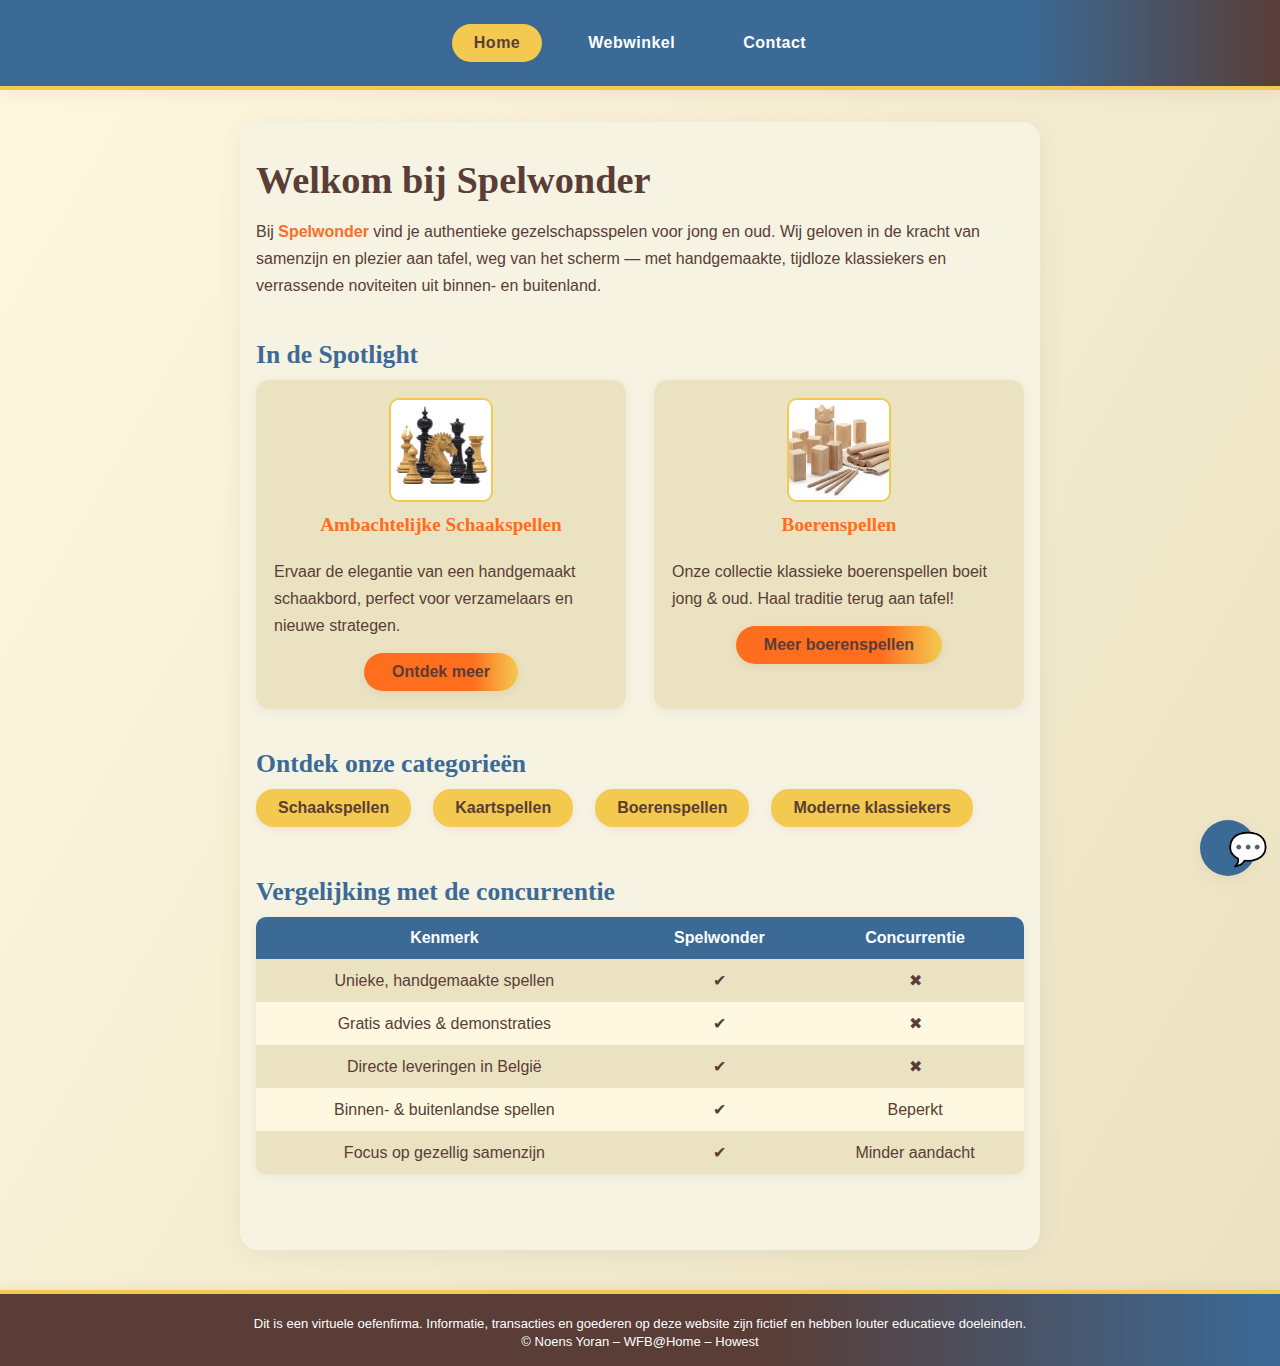
<file: index.html>
<!DOCTYPE html>
<html lang="nl">

<head>
    <meta charset="UTF-8">
    <meta name="viewport" content="width=device-width, initial-scale=1.0">
    <title>Welkom bij Spelwonder - Authentieke Gezelschapsspelen</title>
    <link rel="icon" href="../assets/favicon/favicon.ico" type="image/x-icon">
    <link rel="stylesheet" href="../css/style.css">
</head>

<body>
    <button class="chat-knop" aria-label="Start chat">
        💬
    </button>

    <div class="pagina-grid">
        <header>
            <nav>
                <ul class="navigatie">
                    <li class="active"><a href="#">Home</a></li>
                    <li><a href="webshop.html">Webwinkel</a></li>
                    <li><a href="contact.html">Contact</a></li>
                </ul>
            </nav>
        </header>

        <main>
            <section class="welkom">
                <h1>Welkom bij Spelwonder</h1>
                <p>Bij <strong>Spelwonder</strong> vind je authentieke gezelschapsspelen voor jong en oud. Wij geloven
                    in de kracht van samenzijn en plezier aan tafel, weg van het scherm — met handgemaakte, tijdloze
                    klassiekers en verrassende noviteiten uit binnen- en buitenland.</p>
            </section>
            <section class="spotlight">
                <h2>In de Spotlight</h2>
                <div class="spotlight-items">
                    <article>
                        <img src="../assets/images/spotlights/ambachtelijkeSchaakspelen.png" alt="Houten schaakspel">
                        <h3>Ambachtelijke Schaakspellen</h3>
                        <p>Ervaar de elegantie van een handgemaakt schaakbord, perfect voor verzamelaars en nieuwe
                            strategen.</p>
                        <a href="webshop.html#schaakspellen" class="button">Ontdek meer</a>
                    </article>
                    <article>
                        <img src="../assets/images/spotlights/boerenspelen.png" alt="Boerenspel">
                        <h3>Boerenspellen</h3>
                        <p>Onze collectie klassieke boerenspellen boeit jong & oud. Haal traditie terug aan tafel!</p>
                        <a href="webshop.html#boerenspellen" class="button">Meer boerenspellen</a>
                    </article>
                </div>
            </section>

            <section class="categorieen">
                <h2>Ontdek onze categorieën</h2>
                <ul class="categorie-lijst">
                    <li><a href="webshop.html#schaakspellen">Schaakspellen</a></li>
                    <li><a href="webshop.html#kaartspellen">Kaartspellen</a></li>
                    <li><a href="webshop.html#boerenspellen">Boerenspellen</a></li>
                    <li><a href="webshop.html#moderne-spellen">Moderne klassiekers</a></li>
                </ul>
            </section>

            <section class="tabel-vergelijking">
                <h2>Vergelijking met de concurrentie</h2>
                <table>
                    <thead>
                        <tr>
                            <th>Kenmerk</th>
                            <th>Spelwonder</th>
                            <th>Concurrentie</th>
                        </tr>
                    </thead>
                    <tbody>
                        <tr>
                            <td>Unieke, handgemaakte spellen</td>
                            <td>✔</td>
                            <td>✖</td>
                        </tr>
                        <tr>
                            <td>Gratis advies & demonstraties</td>
                            <td>✔</td>
                            <td>✖</td>
                        </tr>
                        <tr>
                            <td>Directe leveringen in België</td>
                            <td>✔</td>
                            <td>✖</td>
                        </tr>
                        <tr>
                            <td>Binnen- & buitenlandse spellen</td>
                            <td>✔</td>
                            <td>Beperkt</td>
                        </tr>
                        <tr>
                            <td>Focus op gezellig samenzijn</td>
                            <td>✔</td>
                            <td>Minder aandacht</td>
                        </tr>
                    </tbody>
                </table>
            </section>
        </main>

        <footer>
            <small>Dit is een virtuele oefenfirma. Informatie, transacties en goederen op deze website zijn fictief en
                hebben louter educatieve doeleinden.</small><br>
            <small>&copy; Noens Yoran &ndash; WFB@Home &ndash; Howest</small>
        </footer>
    </div>
</body>

</html>
</file>
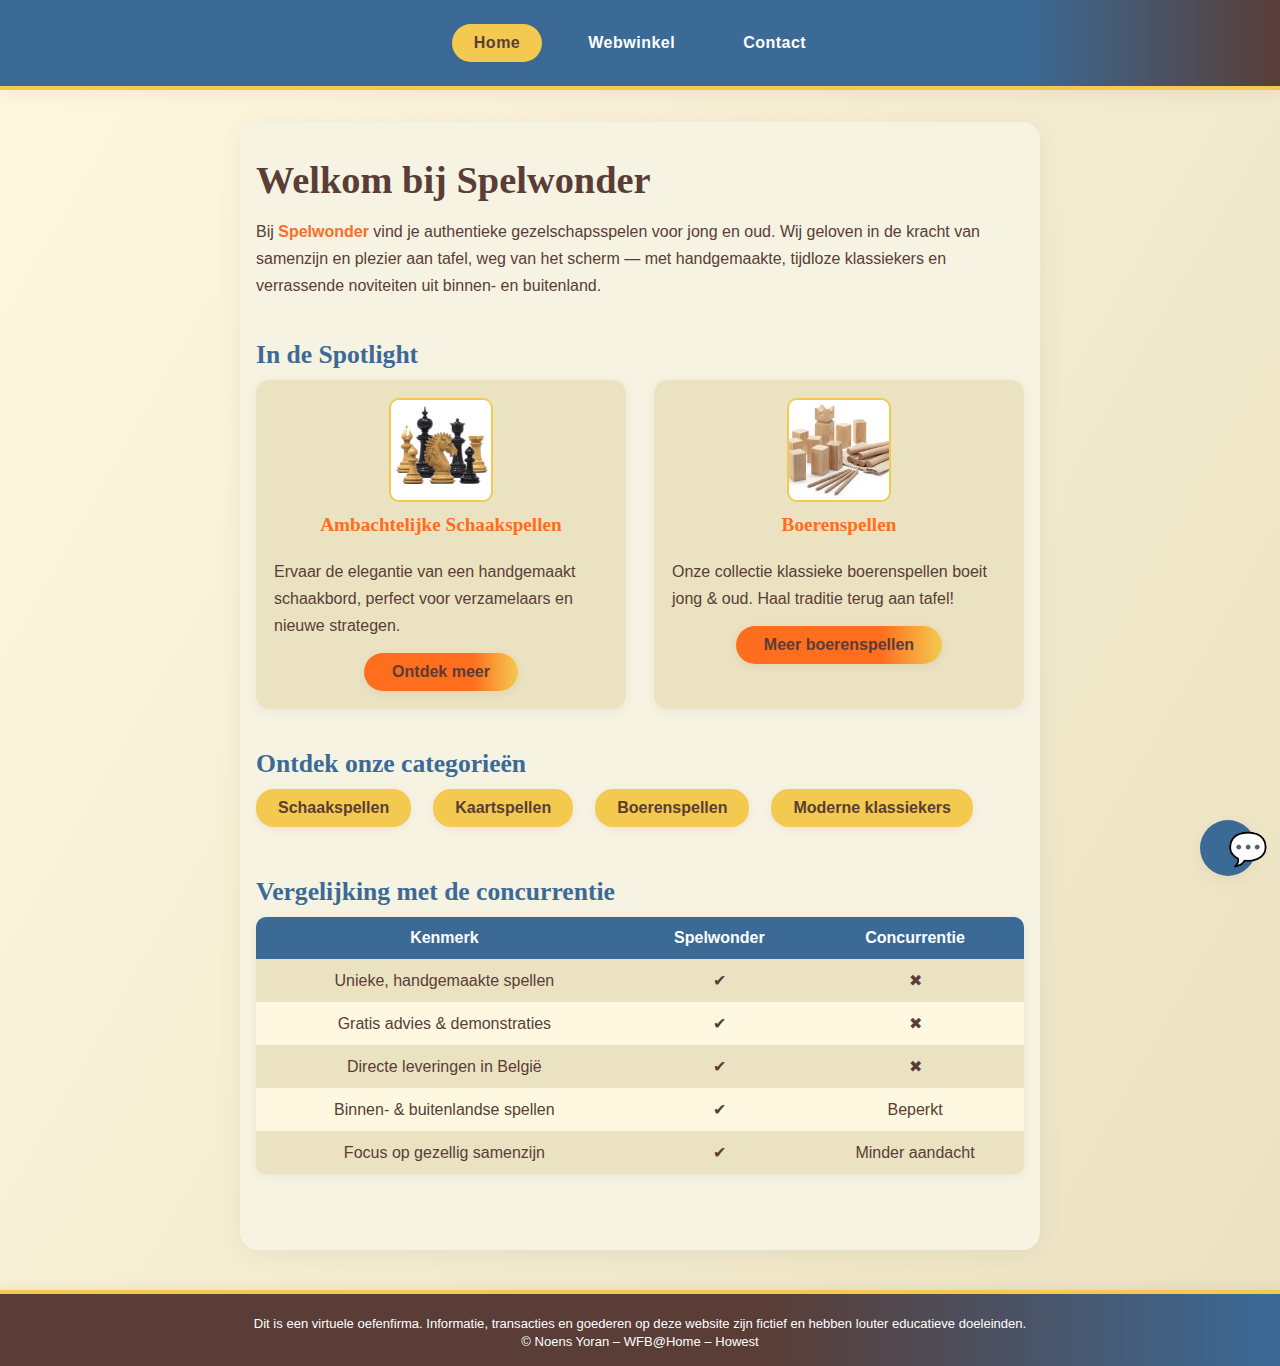
<file: html/index.html>
<!DOCTYPE html>
<html lang="nl">

<head>
    <meta charset="UTF-8">
    <meta name="viewport" content="width=device-width, initial-scale=1.0">
    <title>Welkom bij Spelwonder - Authentieke Gezelschapsspelen</title>
    <link rel="icon" href="../assets/favicon/favicon.ico" type="image/x-icon">
    <link rel="stylesheet" href="../css/style.css">
</head>

<body>
    <button class="chat-knop" aria-label="Start chat">
        💬
    </button>

    <div class="pagina-grid">
        <header>
            <nav>
                <ul class="navigatie">
                    <li class="active"><a href="#">Home</a></li>
                    <li><a href="webshop.html">Webwinkel</a></li>
                    <li><a href="contact.html">Contact</a></li>
                </ul>
            </nav>
        </header>

        <main>
            <section class="welkom">
                <h1>Welkom bij Spelwonder</h1>
                <p>Bij <strong>Spelwonder</strong> vind je authentieke gezelschapsspelen voor jong en oud. Wij geloven
                    in de kracht van samenzijn en plezier aan tafel, weg van het scherm — met handgemaakte, tijdloze
                    klassiekers en verrassende noviteiten uit binnen- en buitenland.</p>
            </section>
            <section class="spotlight">
                <h2>In de Spotlight</h2>
                <div class="spotlight-items">
                    <article>
                        <img src="../assets/images/spotlights/ambachtelijkeSchaakspelen.png" alt="Houten schaakspel">
                        <h3>Ambachtelijke Schaakspellen</h3>
                        <p>Ervaar de elegantie van een handgemaakt schaakbord, perfect voor verzamelaars en nieuwe
                            strategen.</p>
                        <a href="webshop.html#schaakspellen" class="button">Ontdek meer</a>
                    </article>
                    <article>
                        <img src="../assets/images/spotlights/boerenspelen.png" alt="Boerenspel">
                        <h3>Boerenspellen</h3>
                        <p>Onze collectie klassieke boerenspellen boeit jong & oud. Haal traditie terug aan tafel!</p>
                        <a href="webshop.html#boerenspellen" class="button">Meer boerenspellen</a>
                    </article>
                </div>
            </section>

            <section class="categorieen">
                <h2>Ontdek onze categorieën</h2>
                <ul class="categorie-lijst">
                    <li><a href="webshop.html#schaakspellen">Schaakspellen</a></li>
                    <li><a href="webshop.html#kaartspellen">Kaartspellen</a></li>
                    <li><a href="webshop.html#boerenspellen">Boerenspellen</a></li>
                    <li><a href="webshop.html#moderne-spellen">Moderne klassiekers</a></li>
                </ul>
            </section>

            <section class="tabel-vergelijking">
                <h2>Vergelijking met de concurrentie</h2>
                <table>
                    <thead>
                        <tr>
                            <th>Kenmerk</th>
                            <th>Spelwonder</th>
                            <th>Concurrentie</th>
                        </tr>
                    </thead>
                    <tbody>
                        <tr>
                            <td>Unieke, handgemaakte spellen</td>
                            <td>✔</td>
                            <td>✖</td>
                        </tr>
                        <tr>
                            <td>Gratis advies & demonstraties</td>
                            <td>✔</td>
                            <td>✖</td>
                        </tr>
                        <tr>
                            <td>Directe leveringen in België</td>
                            <td>✔</td>
                            <td>✖</td>
                        </tr>
                        <tr>
                            <td>Binnen- & buitenlandse spellen</td>
                            <td>✔</td>
                            <td>Beperkt</td>
                        </tr>
                        <tr>
                            <td>Focus op gezellig samenzijn</td>
                            <td>✔</td>
                            <td>Minder aandacht</td>
                        </tr>
                    </tbody>
                </table>
            </section>
        </main>

        <footer>
            <small>Dit is een virtuele oefenfirma. Informatie, transacties en goederen op deze website zijn fictief en
                hebben louter educatieve doeleinden.</small><br>
            <small>&copy; Noens Yoran &ndash; WFB@Home &ndash; Howest</small>
        </footer>
    </div>
</body>

</html>
</file>
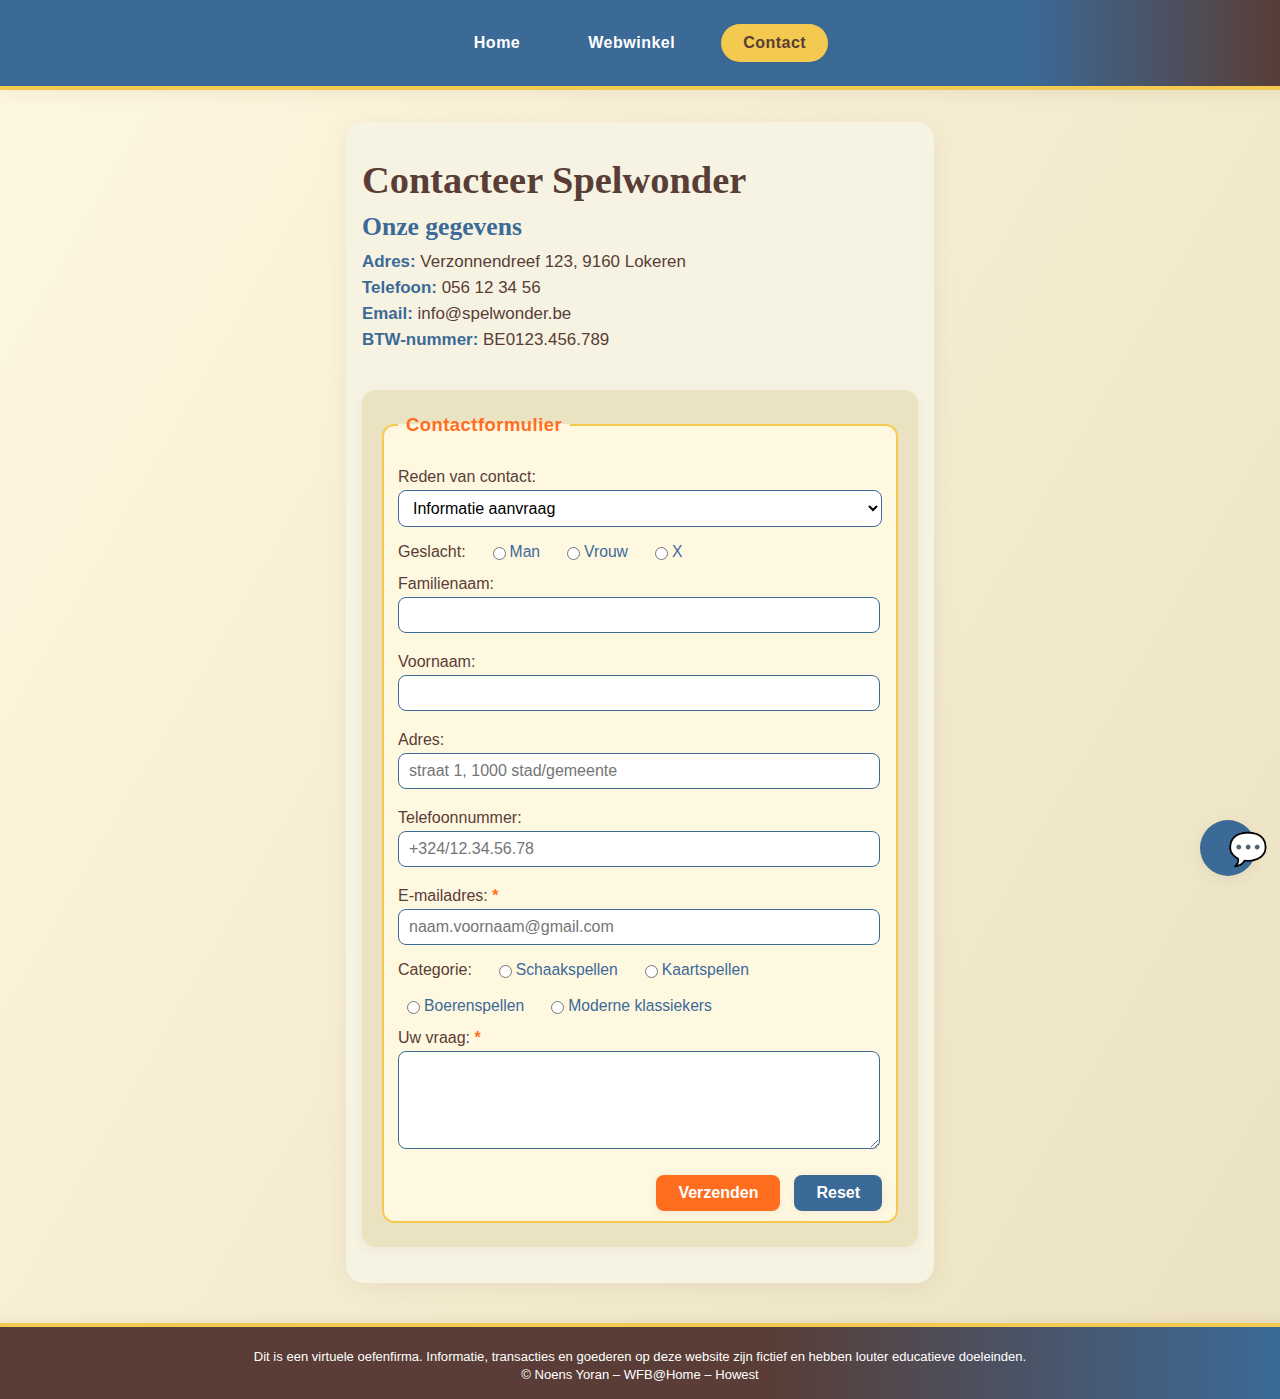
<file: contact.html>
<!DOCTYPE html>
<html lang="nl">

<head>
    <meta charset="UTF-8">
    <meta name="viewport" content="width=device-width, initial-scale=1.0">
    <title>Contact | Spelwonder - Authentieke Gezelschapsspelen</title>
    <link rel="icon" href="assets/favicon/favicon.ico" type="image/x-icon">
    <link rel="stylesheet" href="css/style.css">
</head>

<body>
    <button class="chat-knop" aria-label="Start chat">
        💬
    </button>
    <div class="pagina-grid">
        <header>
            <nav>
                <ul class="navigatie">
                    <li><a href="index.html">Home</a></li>
                    <li><a href="webshop.html">Webwinkel</a></li>
                    <li class="active"><a href="#">Contact</a></li>
                </ul>
            </nav>
        </header>
        <main>
            <h1>Contacteer Spelwonder</h1>
            <section class="contact-info">
                <h2>Onze gegevens</h2>
                <ul>
                    <li><strong>Adres:</strong> Verzonnendreef 123, 9160 Lokeren</li>
                    <li><strong>Telefoon:</strong> 056 12 34 56</li>
                    <li><strong>Email:</strong> info@spelwonder.be</li>
                    <li><strong>BTW-nummer:</strong> BE0123.456.789</li>
                </ul>
            </section>
            <section class="formulier-container">
                <form action="https://jkorpela.fi/cgi-bin/echo.cgi" method="post" class="contact-formulier">
                    <fieldset>
                        <legend>Contactformulier</legend>
                        <label for="reden">Reden van contact:</label>
                        <select id="reden" name="reden">
                            <option value="info">Informatie aanvraag</option>
                            <option value="bestelling">Bestelling</option>
                            <option value="advies">Advies</option>
                            <option value="anders">Anders</option>
                        </select>
                        <div class="radiogroep">
                            <span>Geslacht:</span>
                            <label><input type="radio" name="aanhef" value="M" required> Man</label>
                            <label><input type="radio" name="aanhef" value="V"> Vrouw</label>
                            <label><input type="radio" name="aanhef" value="X"> X</label>
                        </div>
                        <label for="naam">Familienaam:</label>
                        <input type="text" id="naam" name="naam" required>
                        <label for="voornaam">Voornaam:</label>
                        <input type="text" id="voornaam" name="voornaam" required>
                        <label for="adres">Adres:</label>
                        <input type="text" id="adres" name="adres" placeholder="straat 1, 1000 stad/gemeente">
                        <label for="tel">Telefoonnummer:</label>
                        <input type="tel" id="tel" name="tel" placeholder="+324/12.34.56.78">
                        <label for="email">E-mailadres: <span class="verplicht">*</span></label>
                        <input type="email" id="email" name="email" required placeholder="naam.voornaam@gmail.com">
                        <div class="radiogroep" id="Categorie">
                            <span>Categorie:</span>
                            <label><input type="radio" name="categorie" value="schaak" required> Schaakspellen</label>
                            <label><input type="radio" name="categorie" value="kaart"> Kaartspellen</label>
                            <label><input type="radio" name="categorie" value="boeren"> Boerenspellen</label>
                            <label><input type="radio" name="categorie" value="modern"> Moderne klassiekers</label>
                        </div>
                        <label for="vraag">Uw vraag: <span class="verplicht">*</span></label>
                        <textarea id="vraag" name="vraag" rows="4" required></textarea>
                        <div class="knoppen">
                            <button type="submit">Verzenden</button>
                            <button type="reset">Reset</button>
                        </div>
                    </fieldset>
                </form>
            </section>
        </main>
        <footer>
            <small>Dit is een virtuele oefenfirma. Informatie, transacties en goederen op deze website zijn fictief en
                hebben louter educatieve doeleinden.</small><br>
            <small>&copy; Noens Yoran &ndash; WFB@Home &ndash; Howest</small>
        </footer>
    </div>
</body>

</html>
</file>
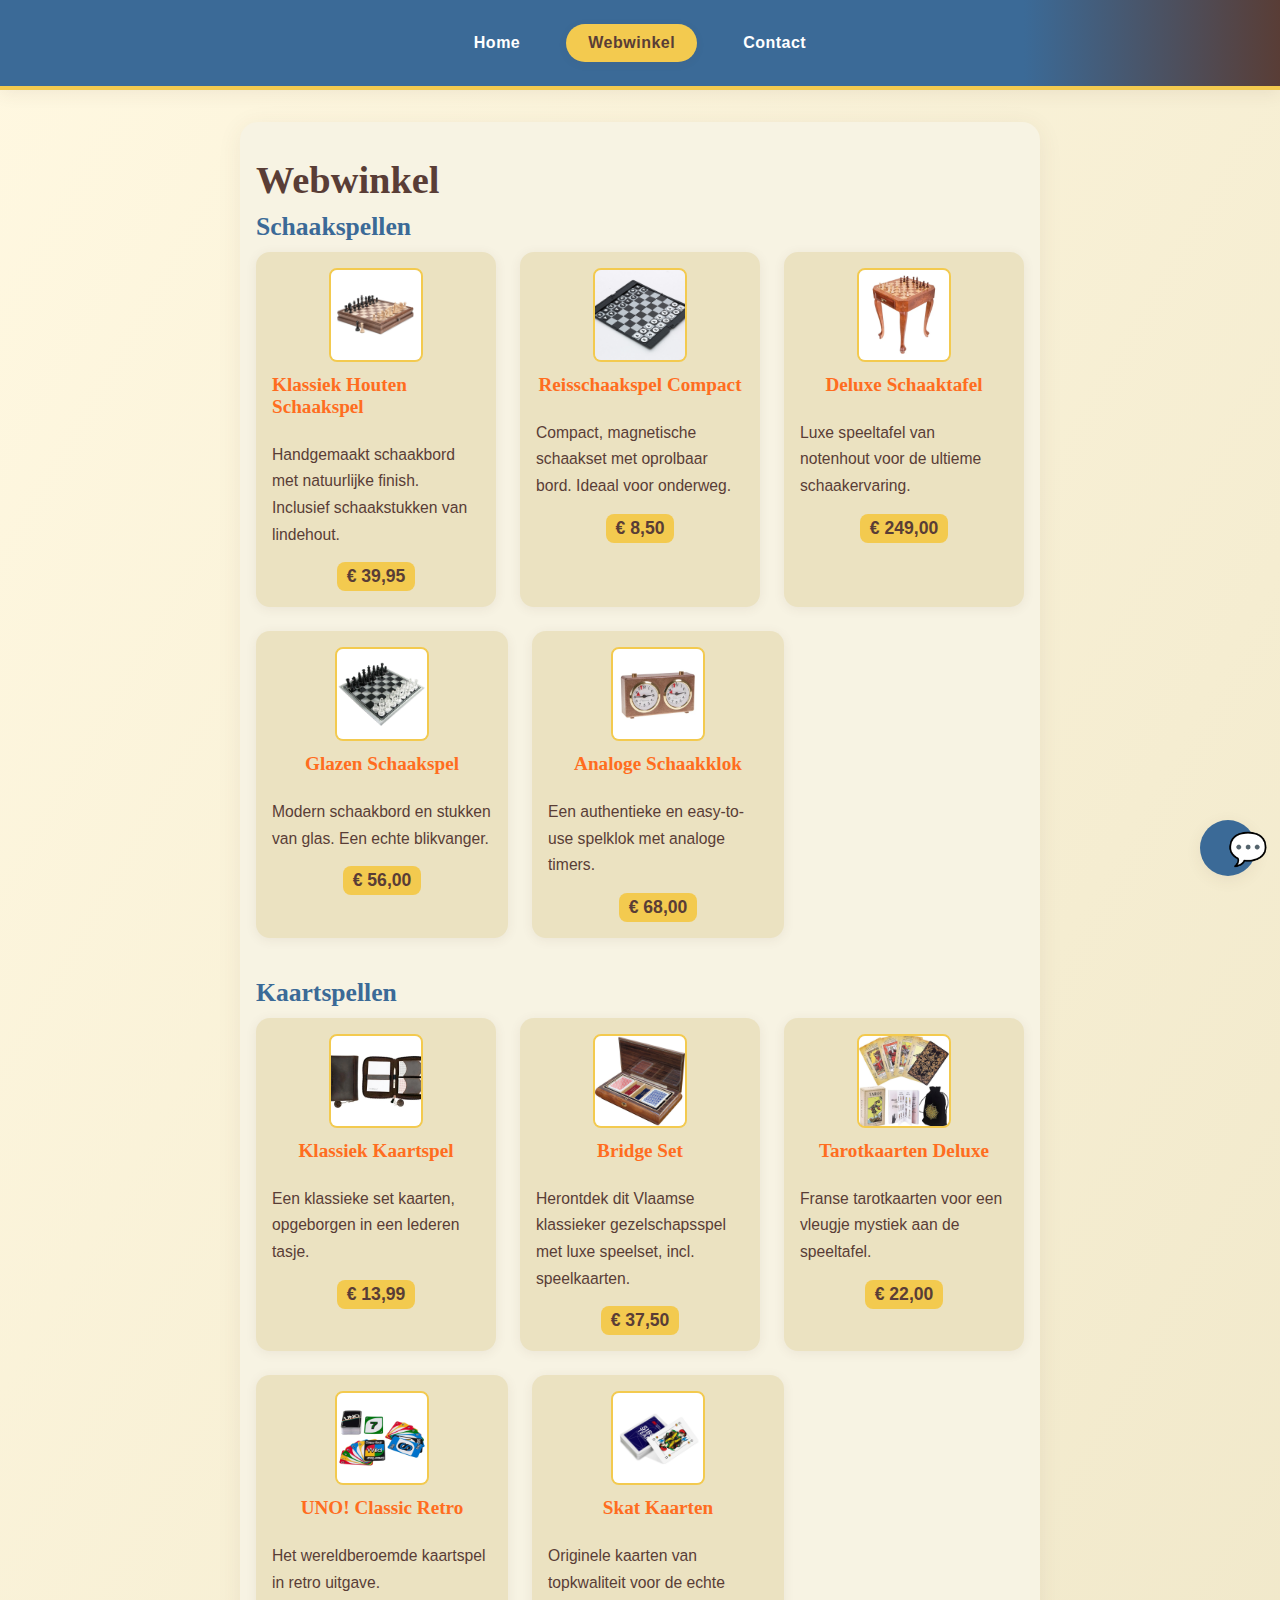
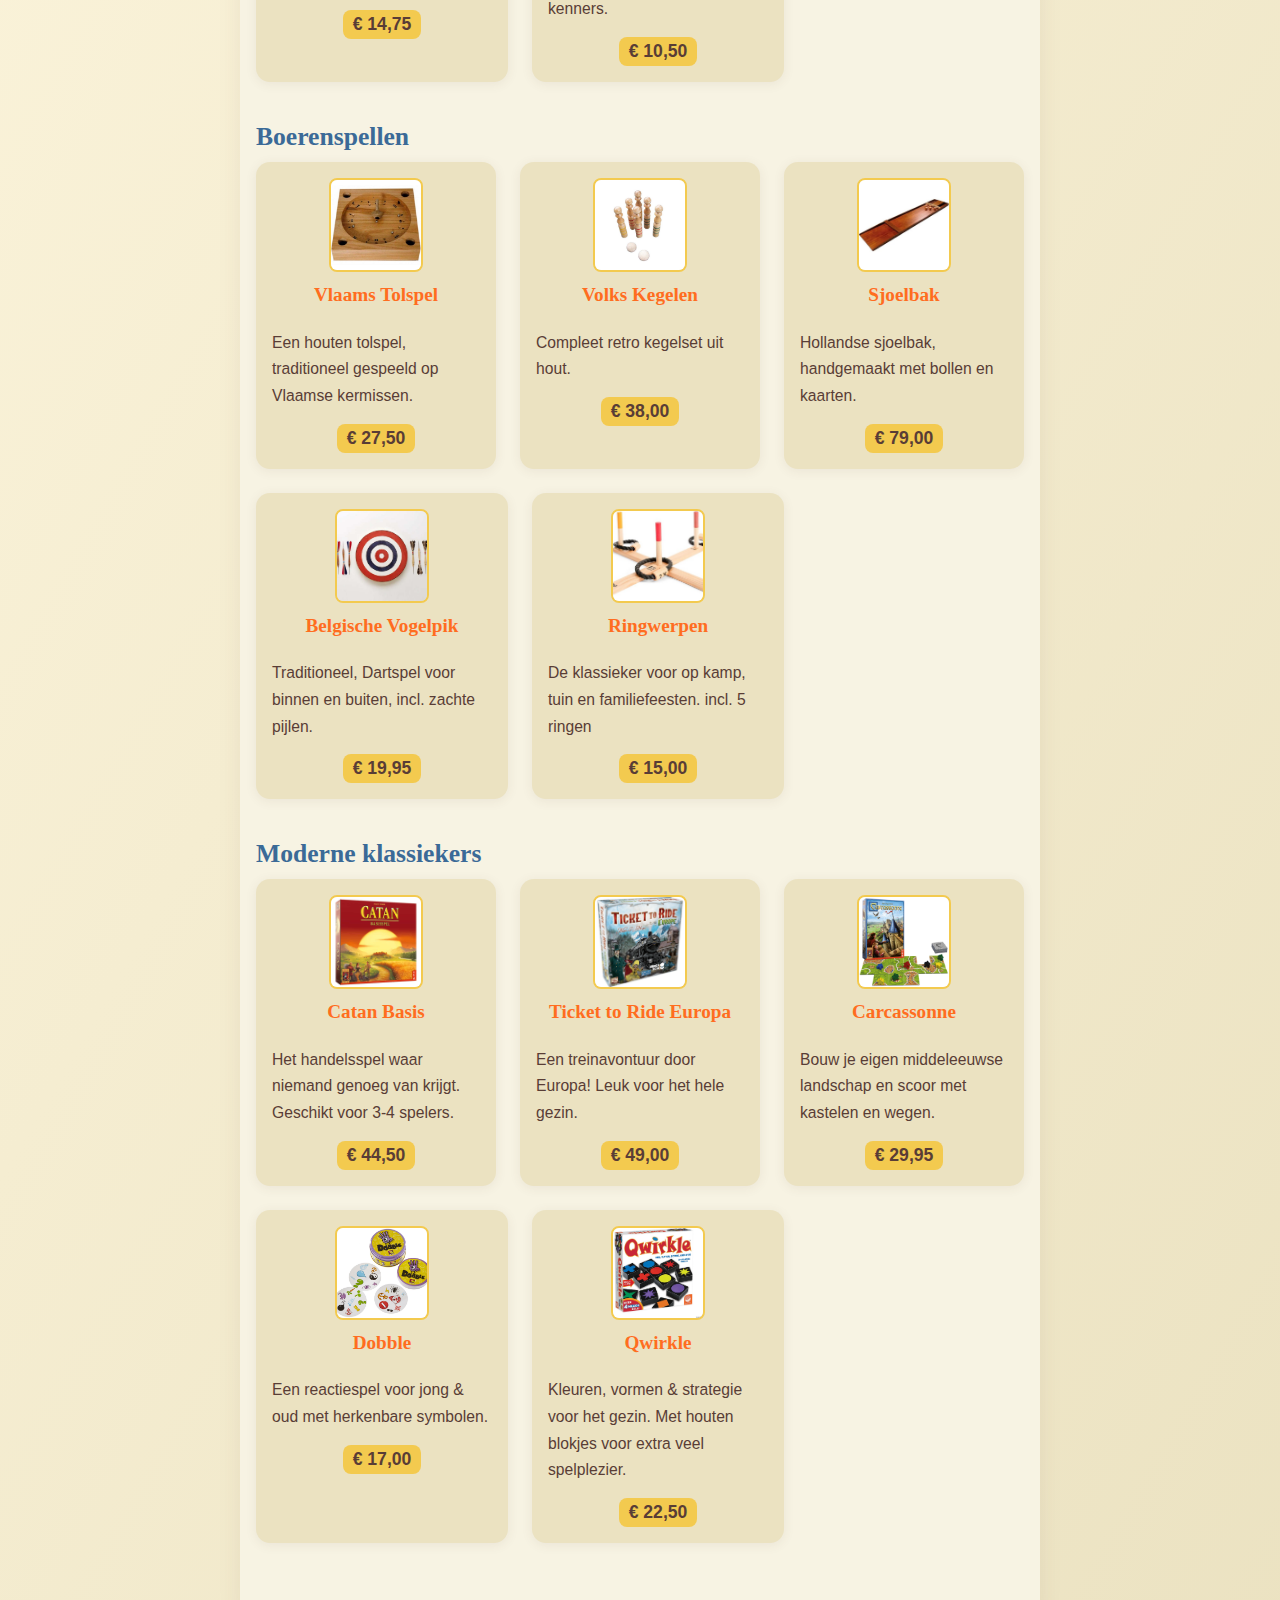
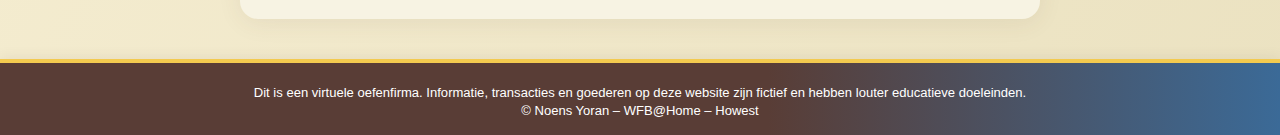
<file: webshop.html>
<!DOCTYPE html>
<html lang="nl">

<head>
    <meta charset="UTF-8">
    <meta name="viewport" content="width=device-width, initial-scale=1.0">
    <title>Webshop | Spelwonder - Authentieke Gezelschapsspelen</title>
    <link rel="icon" href="assets/favicon/favicon.ico" type="image/x-icon">
    <link rel="stylesheet" href="css/style.css">
</head>

<body>
    <button class="chat-knop" aria-label="Start chat">
        💬
    </button>
    <div class="pagina-grid">
        <header>
            <nav>
                <ul class="navigatie">
                    <li><a href="index.html">Home</a></li>
                    <li class="active"><a href="#">Webwinkel</a></li>
                    <li><a href="contact.html">Contact</a></li>
                </ul>
            </nav>
        </header>
        <main>
            <h1>Webwinkel</h1>
            <section class="categorie" id="schaakspellen">
                <h2>Schaakspellen</h2>
                <div class="producten-flex">
                    <article class="product-card">
                        <img src="assets/images/webshop/schaakspellen/klassiekHoutenSchaakspel.png"
                            alt="Klassiek Houten Schaakspel">
                        <h3>Klassiek Houten Schaakspel</h3>
                        <p>Handgemaakt schaakbord met natuurlijke finish. Inclusief schaakstukken van lindehout.</p>
                        <span class="prijs">€ 39,95</span>
                    </article>
                    <article class="product-card">
                        <img src="assets/images/webshop/schaakspellen/reisschaakspelCompact.png"
                            alt="Reisschaakspel Compact">
                        <h3>Reisschaakspel Compact</h3>
                        <p>Compact, magnetische schaakset met oprolbaar bord. Ideaal voor onderweg.</p>
                        <span class="prijs">€ 8,50</span>
                    </article>
                    <article class="product-card">
                        <img src="assets/images/webshop/schaakspellen/deluxeSchaaktafel.png"
                            alt="Deluxe Schaaktafel">
                        <h3>Deluxe Schaaktafel</h3>
                        <p>Luxe speeltafel van notenhout voor de ultieme schaakervaring.</p>
                        <span class="prijs">€ 249,00</span>
                    </article>
                    <article class="product-card">
                        <img src="assets/images/webshop/schaakspellen/glazenSchaakspel.png" alt="Glazen Schaakspel">
                        <h3>Glazen Schaakspel</h3>
                        <p>Modern schaakbord en stukken van glas. Een echte blikvanger.</p>
                        <span class="prijs">€ 56,00</span>
                    </article>
                    <article class="product-card">
                        <img src="assets/images/webshop/schaakspellen/analogeSchaakklok.png"
                            alt="Analoge Schaakklok">
                        <h3>Analoge Schaakklok</h3>
                        <p>Een authentieke en easy-to-use spelklok met analoge timers.</p>
                        <span class="prijs">€ 68,00</span>
                    </article>
                </div>
            </section>
            <section class="categorie" id="kaartspellen">
                <h2>Kaartspellen</h2>
                <div class="producten-flex">
                    <article class="product-card">
                        <img src="assets/images/webshop/kaartspellen/klassiekKaartspel.png" alt="Klassiek Kaartspel">
                        <h3>Klassiek Kaartspel</h3>
                        <p>Een klassieke set kaarten, opgeborgen in een lederen tasje.</p>
                        <span class="prijs">€ 13,99</span>
                    </article>
                    <article class="product-card">
                        <img src="assets/images/webshop/kaartspellen/bridgeSet.png" alt="Bridge Set">
                        <h3>Bridge Set</h3>
                        <p>Herontdek dit Vlaamse klassieker gezelschapsspel met luxe speelset, incl. speelkaarten.</p>
                        <span class="prijs">€ 37,50</span>
                    </article>
                    <article class="product-card">
                        <img src="assets/images/webshop/kaartspellen/tarotkaartenDeluxe.png"
                            alt="Tarotkaarten Deluxe">
                        <h3>Tarotkaarten Deluxe</h3>
                        <p>Franse tarotkaarten voor een vleugje mystiek aan de speeltafel.</p>
                        <span class="prijs">€ 22,00</span>
                    </article>
                    <article class="product-card">
                        <img src="assets/images/webshop/kaartspellen/unoClassicRetro.png" alt="UNO! Classic Retro">
                        <h3>UNO! Classic Retro</h3>
                        <p>Het wereldberoemde kaartspel in retro uitgave.</p>
                        <span class="prijs">€ 14,75</span>
                    </article>
                    <article class="product-card">
                        <img src="assets/images/webshop/kaartspellen/skatkaarten.png" alt="Skat Kaarten">
                        <h3>Skat Kaarten</h3>
                        <p>Originele kaarten van topkwaliteit voor de echte kenners.</p>
                        <span class="prijs">€ 10,50</span>
                    </article>
                </div>
            </section>
            <section class="categorie" id="boerenspellen">
                <h2>Boerenspellen</h2>
                <div class="producten-flex">
                    <article class="product-card">
                        <img src="assets/images/webshop/boerenspellen/vlaamsTolspel.png" alt="Vlaams Tolspel">
                        <h3>Vlaams Tolspel</h3>
                        <p>Een houten tolspel, traditioneel gespeeld op Vlaamse kermissen.</p>
                        <span class="prijs">€ 27,50</span>
                    </article>
                    <article class="product-card">
                        <img src="assets/images/webshop/boerenspellen/volksKegelen.png" alt="Volks Kegelen">
                        <h3>Volks Kegelen</h3>
                        <p>Compleet retro kegelset uit hout.</p>
                        <span class="prijs">€ 38,00</span>
                    </article>
                    <article class="product-card">
                        <img src="assets/images/webshop/boerenspellen/sjoelbak.png" alt="Sjoelbak">
                        <h3>Sjoelbak</h3>
                        <p>Hollandse sjoelbak, handgemaakt met bollen en kaarten.</p>
                        <span class="prijs">€ 79,00</span>
                    </article>
                    <article class="product-card">
                        <img src="assets/images/webshop/boerenspellen/belgischeVogelpik.png"
                            alt="Belgische Vogelpik">
                        <h3>Belgische Vogelpik</h3>
                        <p>Traditioneel, Dartspel voor binnen en buiten, incl. zachte pijlen.</p>
                        <span class="prijs">€ 19,95</span>
                    </article>
                    <article class="product-card">
                        <img src="assets/images/webshop/boerenspellen/ringwerpen.png" alt="Ringwerpen">
                        <h3>Ringwerpen</h3>
                        <p>De klassieker voor op kamp, tuin en familiefeesten. incl. 5 ringen</p>
                        <span class="prijs">€ 15,00</span>
                    </article>
                </div>
            </section>
            <section class="categorie" id="moderne-spellen">
                <h2>Moderne klassiekers</h2>
                <div class="producten-flex">
                    <article class="product-card">
                        <img src="assets/images/webshop/moderneKlassiekers/catanBasis.png" alt="Catan Basis">
                        <h3>Catan Basis</h3>
                        <p>Het handelsspel waar niemand genoeg van krijgt. Geschikt voor 3-4 spelers.</p>
                        <span class="prijs">€ 44,50</span>
                    </article>
                    <article class="product-card">
                        <img src="assets/images/webshop/moderneKlassiekers/ticketToRideEuropa.png"
                            alt="Ticket to Ride Europa">
                        <h3>Ticket to Ride Europa</h3>
                        <p>Een treinavontuur door Europa! Leuk voor het hele gezin.</p>
                        <span class="prijs">€ 49,00</span>
                    </article>
                    <article class="product-card">
                        <img src="assets/images/webshop/moderneKlassiekers/carcassonne.png" alt="Carcassonne">
                        <h3>Carcassonne</h3>
                        <p>Bouw je eigen middeleeuwse landschap en scoor met kastelen en wegen.</p>
                        <span class="prijs">€ 29,95</span>
                    </article>
                    <article class="product-card">
                        <img src="assets/images/webshop/moderneKlassiekers/dobble.png" alt="Dobble">
                        <h3>Dobble</h3>
                        <p>Een reactiespel voor jong & oud met herkenbare symbolen.</p>
                        <span class="prijs">€ 17,00</span>
                    </article>
                    <article class="product-card">
                        <img src="assets/images/webshop/moderneKlassiekers/qwirkle.png" alt="Qwirkle">
                        <h3>Qwirkle</h3>
                        <p>Kleuren, vormen & strategie voor het gezin. Met houten blokjes voor extra veel spelplezier.
                        </p>
                        <span class="prijs">€ 22,50</span>
                    </article>
                </div>
            </section>
        </main>
        <footer>
            <small>Dit is een virtuele oefenfirma. Informatie, transacties en goederen op deze website zijn fictief en
                hebben louter educatieve doeleinden.</small><br>
            <small>&copy; Noens Yoran &ndash; WFB@Home &ndash; Howest</small>
        </footer>
    </div>
</body>

</html>
</file>
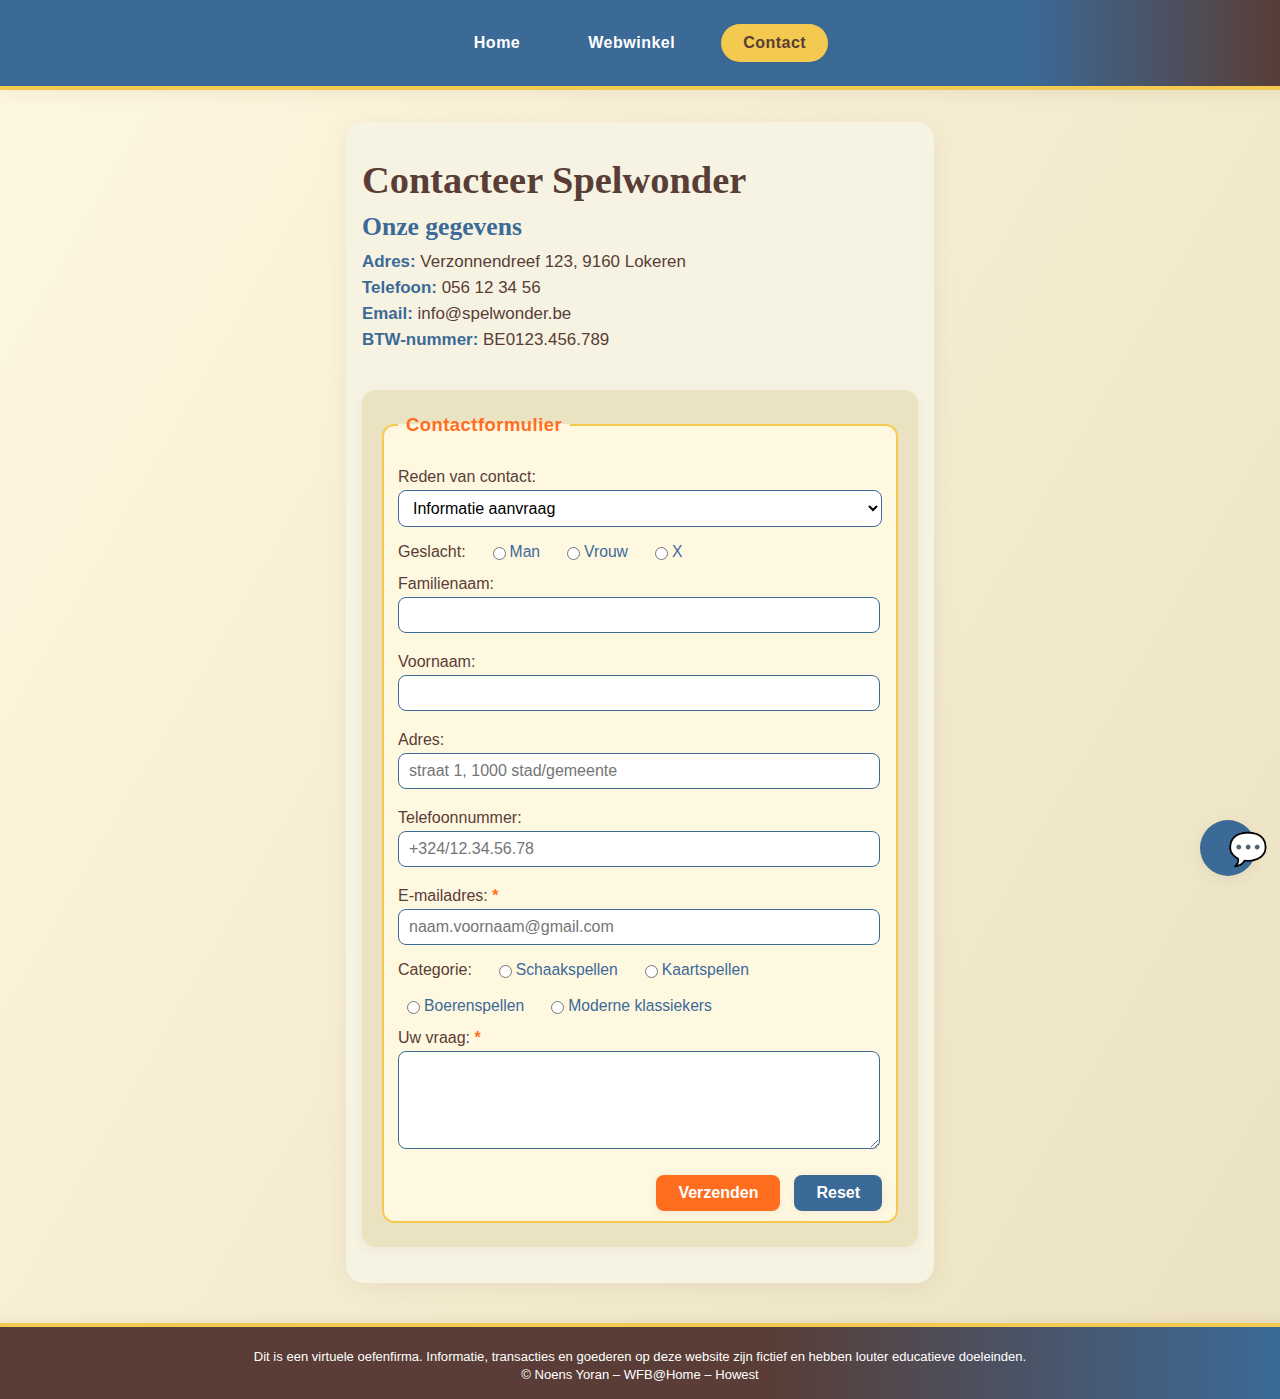
<file: html/contact.html>
<!DOCTYPE html>
<html lang="nl">

<head>
    <meta charset="UTF-8">
    <meta name="viewport" content="width=device-width, initial-scale=1.0">
    <title>Contact | Spelwonder - Authentieke Gezelschapsspelen</title>
    <link rel="icon" href="../assets/favicon/favicon.ico" type="image/x-icon">
    <link rel="stylesheet" href="../css/style.css">
</head>

<body>
    <button class="chat-knop" aria-label="Start chat">
        💬
    </button>
    <div class="pagina-grid">
        <header>
            <nav>
                <ul class="navigatie">
                    <li><a href="index.html">Home</a></li>
                    <li><a href="webshop.html">Webwinkel</a></li>
                    <li class="active"><a href="#">Contact</a></li>
                </ul>
            </nav>
        </header>
        <main>
            <h1>Contacteer Spelwonder</h1>
            <section class="contact-info">
                <h2>Onze gegevens</h2>
                <ul>
                    <li><strong>Adres:</strong> Verzonnendreef 123, 9160 Lokeren</li>
                    <li><strong>Telefoon:</strong> 056 12 34 56</li>
                    <li><strong>Email:</strong> info@spelwonder.be</li>
                    <li><strong>BTW-nummer:</strong> BE0123.456.789</li>
                </ul>
            </section>
            <section class="formulier-container">
                <form action="https://jkorpela.fi/cgi-bin/echo.cgi" method="post" class="contact-formulier">
                    <fieldset>
                        <legend>Contactformulier</legend>
                        <label for="reden">Reden van contact:</label>
                        <select id="reden" name="reden">
                            <option value="info">Informatie aanvraag</option>
                            <option value="bestelling">Bestelling</option>
                            <option value="advies">Advies</option>
                            <option value="anders">Anders</option>
                        </select>
                        <div class="radiogroep">
                            <span>Geslacht:</span>
                            <label><input type="radio" name="aanhef" value="M" required> Man</label>
                            <label><input type="radio" name="aanhef" value="V"> Vrouw</label>
                            <label><input type="radio" name="aanhef" value="X"> X</label>
                        </div>
                        <label for="naam">Familienaam:</label>
                        <input type="text" id="naam" name="naam" required>
                        <label for="voornaam">Voornaam:</label>
                        <input type="text" id="voornaam" name="voornaam" required>
                        <label for="adres">Adres:</label>
                        <input type="text" id="adres" name="adres" placeholder="straat 1, 1000 stad/gemeente">
                        <label for="tel">Telefoonnummer:</label>
                        <input type="tel" id="tel" name="tel" placeholder="+324/12.34.56.78">
                        <label for="email">E-mailadres: <span class="verplicht">*</span></label>
                        <input type="email" id="email" name="email" required placeholder="naam.voornaam@gmail.com">
                        <div class="radiogroep" id="Categorie">
                            <span>Categorie:</span>
                            <label><input type="radio" name="categorie" value="schaak" required> Schaakspellen</label>
                            <label><input type="radio" name="categorie" value="kaart"> Kaartspellen</label>
                            <label><input type="radio" name="categorie" value="boeren"> Boerenspellen</label>
                            <label><input type="radio" name="categorie" value="modern"> Moderne klassiekers</label>
                        </div>
                        <label for="vraag">Uw vraag: <span class="verplicht">*</span></label>
                        <textarea id="vraag" name="vraag" rows="4" required></textarea>
                        <div class="knoppen">
                            <button type="submit">Verzenden</button>
                            <button type="reset">Reset</button>
                        </div>
                    </fieldset>
                </form>
            </section>
        </main>
        <footer>
            <small>Dit is een virtuele oefenfirma. Informatie, transacties en goederen op deze website zijn fictief en
                hebben louter educatieve doeleinden.</small><br>
            <small>&copy; Noens Yoran &ndash; WFB@Home &ndash; Howest</small>
        </footer>
    </div>
</body>

</html>
</file>
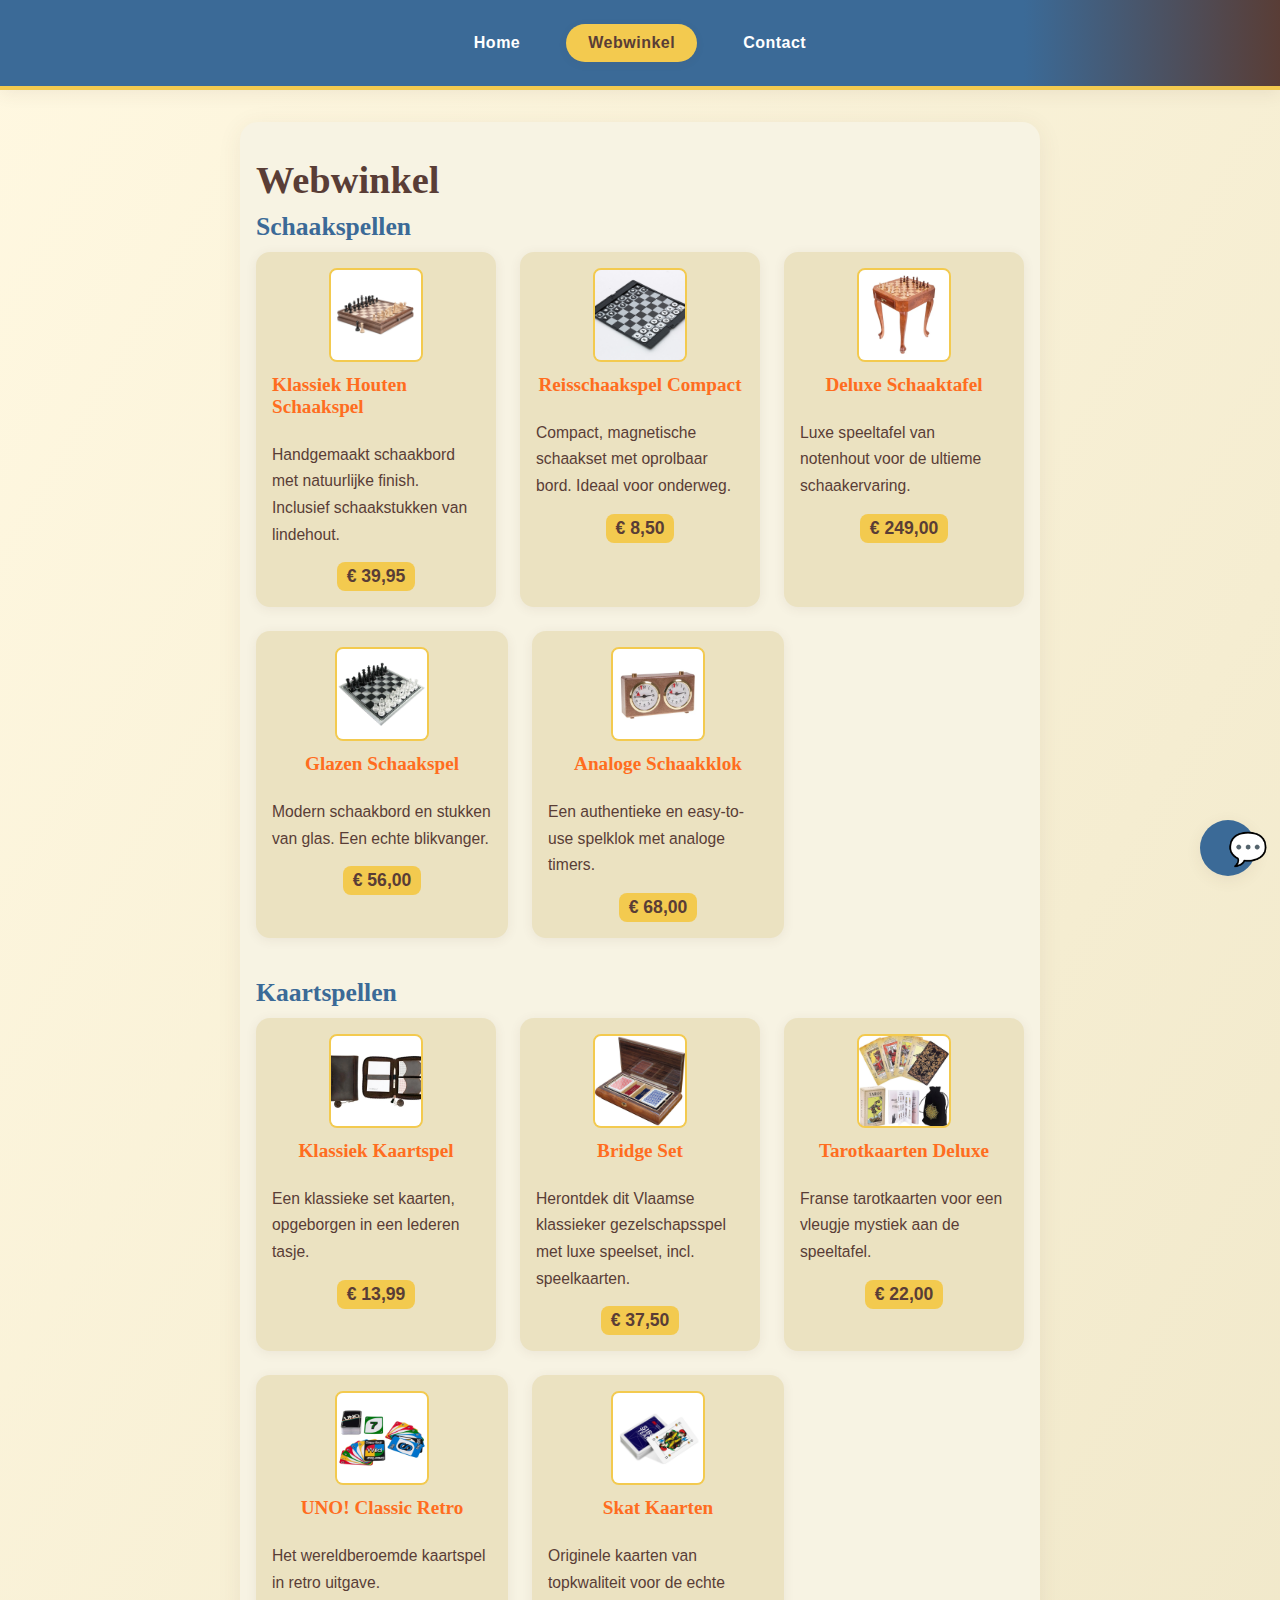
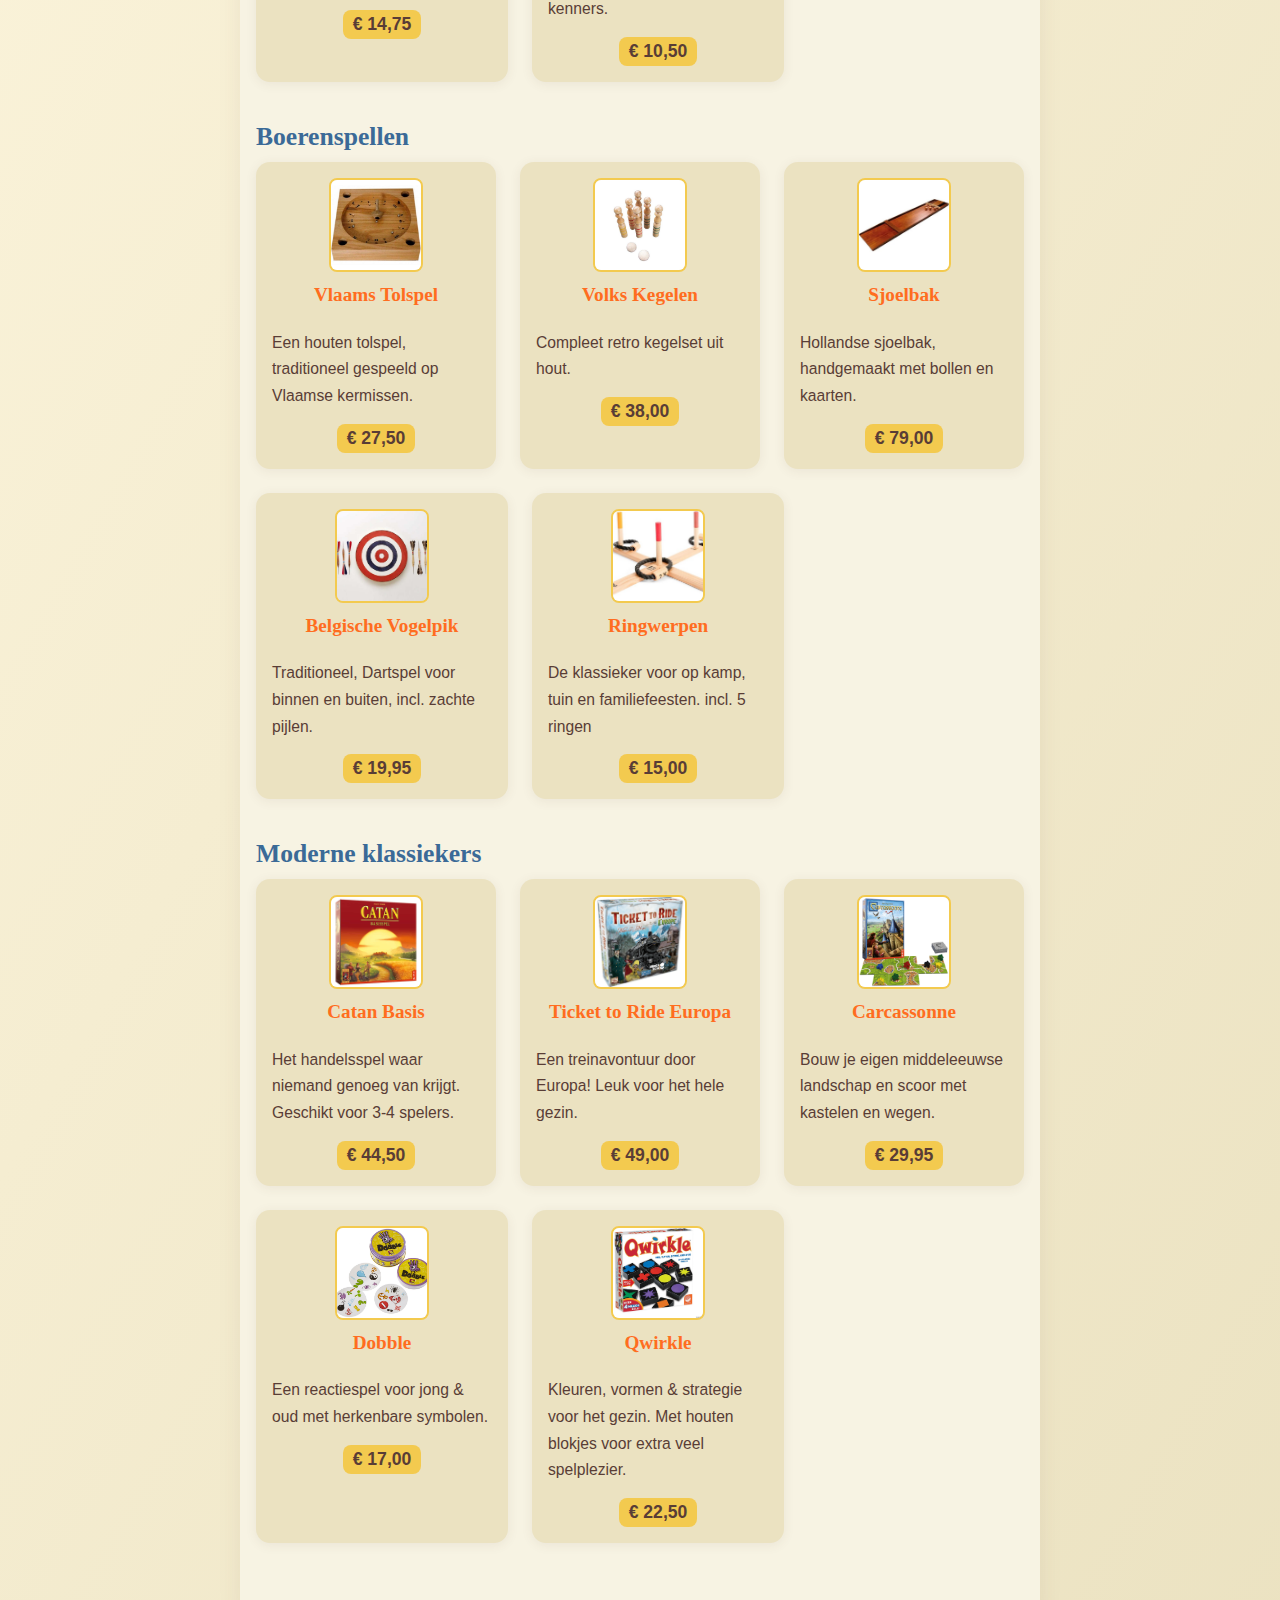
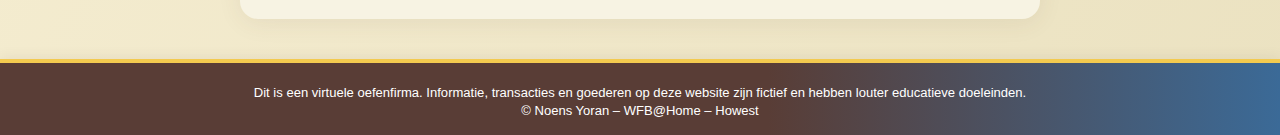
<file: html/webshop.html>
<!DOCTYPE html>
<html lang="nl">

<head>
    <meta charset="UTF-8">
    <meta name="viewport" content="width=device-width, initial-scale=1.0">
    <title>Webshop | Spelwonder - Authentieke Gezelschapsspelen</title>
    <link rel="icon" href="../assets/favicon/favicon.ico" type="image/x-icon">
    <link rel="stylesheet" href="../css/style.css">
</head>

<body>
    <button class="chat-knop" aria-label="Start chat">
        💬
    </button>
    <div class="pagina-grid">
        <header>
            <nav>
                <ul class="navigatie">
                    <li><a href="index.html">Home</a></li>
                    <li class="active"><a href="#">Webwinkel</a></li>
                    <li><a href="contact.html">Contact</a></li>
                </ul>
            </nav>
        </header>
        <main>
            <h1>Webwinkel</h1>
            <section class="categorie" id="schaakspellen">
                <h2>Schaakspellen</h2>
                <div class="producten-flex">
                    <article class="product-card">
                        <img src="../assets/images/webshop/schaakspellen/klassiekHoutenSchaakspel.png"
                            alt="Klassiek Houten Schaakspel">
                        <h3>Klassiek Houten Schaakspel</h3>
                        <p>Handgemaakt schaakbord met natuurlijke finish. Inclusief schaakstukken van lindehout.</p>
                        <span class="prijs">€ 39,95</span>
                    </article>
                    <article class="product-card">
                        <img src="../assets/images/webshop/schaakspellen/reisschaakspelCompact.png"
                            alt="Reisschaakspel Compact">
                        <h3>Reisschaakspel Compact</h3>
                        <p>Compact, magnetische schaakset met oprolbaar bord. Ideaal voor onderweg.</p>
                        <span class="prijs">€ 8,50</span>
                    </article>
                    <article class="product-card">
                        <img src="../assets/images/webshop/schaakspellen/deluxeSchaaktafel.png"
                            alt="Deluxe Schaaktafel">
                        <h3>Deluxe Schaaktafel</h3>
                        <p>Luxe speeltafel van notenhout voor de ultieme schaakervaring.</p>
                        <span class="prijs">€ 249,00</span>
                    </article>
                    <article class="product-card">
                        <img src="../assets/images/webshop/schaakspellen/glazenSchaakspel.png" alt="Glazen Schaakspel">
                        <h3>Glazen Schaakspel</h3>
                        <p>Modern schaakbord en stukken van glas. Een echte blikvanger.</p>
                        <span class="prijs">€ 56,00</span>
                    </article>
                    <article class="product-card">
                        <img src="../assets/images/webshop/schaakspellen/analogeSchaakklok.png"
                            alt="Analoge Schaakklok">
                        <h3>Analoge Schaakklok</h3>
                        <p>Een authentieke en easy-to-use spelklok met analoge timers.</p>
                        <span class="prijs">€ 68,00</span>
                    </article>
                </div>
            </section>
            <section class="categorie" id="kaartspellen">
                <h2>Kaartspellen</h2>
                <div class="producten-flex">
                    <article class="product-card">
                        <img src="../assets/images/webshop/kaartspellen/klassiekKaartspel.png" alt="Klassiek Kaartspel">
                        <h3>Klassiek Kaartspel</h3>
                        <p>Een klassieke set kaarten, opgeborgen in een lederen tasje.</p>
                        <span class="prijs">€ 13,99</span>
                    </article>
                    <article class="product-card">
                        <img src="../assets/images/webshop/kaartspellen/bridgeSet.png" alt="Bridge Set">
                        <h3>Bridge Set</h3>
                        <p>Herontdek dit Vlaamse klassieker gezelschapsspel met luxe speelset, incl. speelkaarten.</p>
                        <span class="prijs">€ 37,50</span>
                    </article>
                    <article class="product-card">
                        <img src="../assets/images/webshop/kaartspellen/tarotkaartenDeluxe.png"
                            alt="Tarotkaarten Deluxe">
                        <h3>Tarotkaarten Deluxe</h3>
                        <p>Franse tarotkaarten voor een vleugje mystiek aan de speeltafel.</p>
                        <span class="prijs">€ 22,00</span>
                    </article>
                    <article class="product-card">
                        <img src="../assets/images/webshop/kaartspellen/unoClassicRetro.png" alt="UNO! Classic Retro">
                        <h3>UNO! Classic Retro</h3>
                        <p>Het wereldberoemde kaartspel in retro uitgave.</p>
                        <span class="prijs">€ 14,75</span>
                    </article>
                    <article class="product-card">
                        <img src="../assets/images/webshop/kaartspellen/skatkaarten.png" alt="Skat Kaarten">
                        <h3>Skat Kaarten</h3>
                        <p>Originele kaarten van topkwaliteit voor de echte kenners.</p>
                        <span class="prijs">€ 10,50</span>
                    </article>
                </div>
            </section>
            <section class="categorie" id="boerenspellen">
                <h2>Boerenspellen</h2>
                <div class="producten-flex">
                    <article class="product-card">
                        <img src="../assets/images/webshop/boerenspellen/vlaamsTolspel.png" alt="Vlaams Tolspel">
                        <h3>Vlaams Tolspel</h3>
                        <p>Een houten tolspel, traditioneel gespeeld op Vlaamse kermissen.</p>
                        <span class="prijs">€ 27,50</span>
                    </article>
                    <article class="product-card">
                        <img src="../assets/images/webshop/boerenspellen/volksKegelen.png" alt="Volks Kegelen">
                        <h3>Volks Kegelen</h3>
                        <p>Compleet retro kegelset uit hout.</p>
                        <span class="prijs">€ 38,00</span>
                    </article>
                    <article class="product-card">
                        <img src="../assets/images/webshop/boerenspellen/sjoelbak.png" alt="Sjoelbak">
                        <h3>Sjoelbak</h3>
                        <p>Hollandse sjoelbak, handgemaakt met bollen en kaarten.</p>
                        <span class="prijs">€ 79,00</span>
                    </article>
                    <article class="product-card">
                        <img src="../assets/images/webshop/boerenspellen/belgischeVogelpik.png"
                            alt="Belgische Vogelpik">
                        <h3>Belgische Vogelpik</h3>
                        <p>Traditioneel, Dartspel voor binnen en buiten, incl. zachte pijlen.</p>
                        <span class="prijs">€ 19,95</span>
                    </article>
                    <article class="product-card">
                        <img src="../assets/images/webshop/boerenspellen/ringwerpen.png" alt="Ringwerpen">
                        <h3>Ringwerpen</h3>
                        <p>De klassieker voor op kamp, tuin en familiefeesten. incl. 5 ringen</p>
                        <span class="prijs">€ 15,00</span>
                    </article>
                </div>
            </section>
            <section class="categorie" id="moderne-spellen">
                <h2>Moderne klassiekers</h2>
                <div class="producten-flex">
                    <article class="product-card">
                        <img src="../assets/images/webshop/moderneKlassiekers/catanBasis.png" alt="Catan Basis">
                        <h3>Catan Basis</h3>
                        <p>Het handelsspel waar niemand genoeg van krijgt. Geschikt voor 3-4 spelers.</p>
                        <span class="prijs">€ 44,50</span>
                    </article>
                    <article class="product-card">
                        <img src="../assets/images/webshop/moderneKlassiekers/ticketToRideEuropa.png"
                            alt="Ticket to Ride Europa">
                        <h3>Ticket to Ride Europa</h3>
                        <p>Een treinavontuur door Europa! Leuk voor het hele gezin.</p>
                        <span class="prijs">€ 49,00</span>
                    </article>
                    <article class="product-card">
                        <img src="../assets/images/webshop/moderneKlassiekers/carcassonne.png" alt="Carcassonne">
                        <h3>Carcassonne</h3>
                        <p>Bouw je eigen middeleeuwse landschap en scoor met kastelen en wegen.</p>
                        <span class="prijs">€ 29,95</span>
                    </article>
                    <article class="product-card">
                        <img src="../assets/images/webshop/moderneKlassiekers/dobble.png" alt="Dobble">
                        <h3>Dobble</h3>
                        <p>Een reactiespel voor jong & oud met herkenbare symbolen.</p>
                        <span class="prijs">€ 17,00</span>
                    </article>
                    <article class="product-card">
                        <img src="../assets/images/webshop/moderneKlassiekers/qwirkle.png" alt="Qwirkle">
                        <h3>Qwirkle</h3>
                        <p>Kleuren, vormen & strategie voor het gezin. Met houten blokjes voor extra veel spelplezier.
                        </p>
                        <span class="prijs">€ 22,50</span>
                    </article>
                </div>
            </section>
        </main>
        <footer>
            <small>Dit is een virtuele oefenfirma. Informatie, transacties en goederen op deze website zijn fictief en
                hebben louter educatieve doeleinden.</small><br>
            <small>&copy; Noens Yoran &ndash; WFB@Home &ndash; Howest</small>
        </footer>
    </div>
</body>

</html>
</file>
<file: css/style.css>
:root {
    --color-1: #f3ca4f;
    --color-2: #ff6d1f;
    --color-3: #593d36;
    --color-4: #3b6a97;
    --color-5: #ebe2c1;
    --color-6: #fff8e1;
    --color-7: #e4b165;
    --color-8: #d1a36c;
    --color-9: #f7f3e3;
    --color-shadow: rgba(89, 61, 54, 0.08);
}

body {
    font-family: 'Segoe UI', Arial, Helvetica, sans-serif;
    background: linear-gradient(120deg, var(--color-6) 0%, var(--color-5) 100%);
    margin: 0;
    padding: 0;
    color: var(--color-3);
}

.pagina-grid {
    min-height: 100vh;
    display: flex;
    flex-direction: column;
}

header {
    background: linear-gradient(90deg, var(--color-4) 80%, var(--color-3) 100%);
    color: #fff;
    padding: 24px 0;
    border-bottom: 4px solid var(--color-1);
    box-shadow: 0 4px 16px var(--color-shadow);
}

nav {
    background: none;
    margin: 0;
    padding: 0;
}

.navigatie {
    display: flex;
    justify-content: center;
    gap: 24px;
    list-style: none;
    padding: 0;
    margin: 0;
}

.navigatie li {
    position: relative;
}

.navigatie li.active a,
.navigatie li a:hover {
    background: var(--color-1);
    color: var(--color-3) !important;
    border-radius: 24px;
    box-shadow: 0 2px 8px var(--color-shadow);
}

.navigatie li a {
    color: #fff;
    text-decoration: none;
    padding: 10px 22px;
    font-weight: 600;
    letter-spacing: 0.5px;
    transition: background 0.2s, color 0.2s;
    display: block;
}

/* ==== Main Content ==== */
main {
    flex: 1 1 auto;
    padding: 36px 16px;
    max-width: 60%;
    margin: 32px auto 0 auto;
    background: var(--color-9);
    border-radius: 18px;
    box-shadow: 0 4px 24px var(--color-shadow);
}

section {
    margin-bottom: 40px;
}

/* ==== Titels ==== */
h1,
h2,
h3 {
    font-family: 'Merriweather', serif;
    color: var(--color-4);
    margin-top: 0;
}

h1 {
    font-size: 2.4rem;
    color: var(--color-3);
    margin-bottom: 10px;
}

h2 {
    font-size: 1.6rem;
    margin-bottom: 10px;
}

h3 {
    font-size: 1.2rem;
    color: var(--color-2);
    margin-bottom: 6px;
}

/* ==== Paragrafen ==== */
p {
    color: var(--color-3);
    line-height: 1.7;
    margin-bottom: 14px;
}

strong {
    color: var(--color-2);
}

/* ==== Knoppen ==== */
.button,
button,
.btn {
    background: linear-gradient(90deg, var(--color-2) 70%, var(--color-1) 100%);
    color: var(--color-3);
    border: none;
    border-radius: 22px;
    padding: 10px 28px;
    font-size: 1rem;
    font-weight: bold;
    cursor: pointer;
    box-shadow: 0 2px 8px var(--color-shadow);
    transition: background 0.2s, color 0.2s, box-shadow 0.2s;
    text-decoration: none;
    display: inline-block;
}

.button:hover,
button:hover,
.btn:hover {
    background: linear-gradient(90deg, var(--color-1) 70%, var(--color-2) 100%);
    color: var(--color-4);
    box-shadow: 0 4px 16px var(--color-shadow);
}

.chat-knop {
    position: fixed;
    right: 24px;
    bottom: 24px;
    background: var(--color-4);
    border: none;
    border-radius: 50%;
    width: 56px;
    height: 56px;
    font-size: 2rem;
    box-shadow: 0 4px 16px var(--color-shadow);
    cursor: pointer;
    transition: background 0.2s, transform 0.2s;
}

.chat-knop:hover {
    background: var(--color-2);
    color: var(--color-3);
    transform: scale(1.1);
}

.spotlight-items {
    display: flex;
    gap: 28px;
    flex-wrap: wrap;
    justify-content: flex-start;
}

.spotlight-items article {
    background: var(--color-5);
    border-radius: 14px;
    box-shadow: 0 2px 12px var(--color-shadow);
    padding: 18px;
    flex: 1 1 240px;
    min-width: 220px;
    max-width: 340px;
    display: flex;
    flex-direction: column;
    align-items: center;
    transition: transform 0.15s;
}

.spotlight-items article:hover {
    transform: translateY(-5px) scale(1.03);
    box-shadow: 0 8px 24px var(--color-shadow);
}

.spotlight-items img {
    width: 100px;
    height: 100px;
    object-fit: cover;
    margin-bottom: 12px;
    border-radius: 10px;
    border: 2px solid var(--color-1);
}

.categorie-lijst {
    display: flex;
    gap: 22px;
    flex-wrap: wrap;
    list-style: none;
    padding: 0;
    margin: 0;
}

.categorie-lijst li {
    background: var(--color-1);
    border-radius: 18px;
    box-shadow: 0 2px 8px var(--color-shadow);
    margin-bottom: 10px;
    transition: background 0.2s;
}

.categorie-lijst li a {
    display: block;
    color: var(--color-3);
    padding: 10px 22px;
    font-weight: 600;
    text-decoration: none;
    transition: color 0.2s;
}

.categorie-lijst li a:hover {
    color: var(--color-4);
}

.tabel-vergelijking table {
    width: 100%;
    border-collapse: separate;
    border-spacing: 0;
    background: var(--color-5);
    border-radius: 10px;
    box-shadow: 0 2px 8px var(--color-shadow);
    overflow: hidden;
}

.tabel-vergelijking th,
.tabel-vergelijking td {
    padding: 12px 10px;
    text-align: center;
}

.tabel-vergelijking th {
    background: var(--color-4);
    color: #fff;
    font-weight: 700;
}

.tabel-vergelijking tr:nth-child(even) td {
    background: var(--color-6);
}

.tabel-vergelijking tr:nth-child(odd) td {
    background: var(--color-5);
}

.producten-flex {
    display: flex;
    flex-wrap: wrap;
    gap: 24px;
    margin-bottom: 16px;
}

.product-card {
    background: var(--color-5);
    border-radius: 14px;
    box-shadow: 0 2px 12px var(--color-shadow);
    padding: 16px;
    flex: 1 1 180px;
    min-width: 180px;
    max-width: 220px;
    display: flex;
    flex-direction: column;
    align-items: center;
    transition: transform 0.15s;
}

.product-card:hover {
    transform: translateY(-4px) scale(1.03);
    box-shadow: 0 8px 24px var(--color-shadow);
}

.product-card img {
    width: 90px;
    height: 90px;
    object-fit: cover;
    margin-bottom: 12px;
    border-radius: 8px;
    border: 2px solid var(--color-1);
}

.product-card h3 {
    margin: 0 0 8px 0;
    color: var(--color-2);
}

.product-card p {
    font-size: 0.98rem;
    margin-bottom: 8px;
}

.product-card .prijs {
    font-weight: bold;
    color: var(--color-3);
    background: var(--color-1);
    border-radius: 8px;
    padding: 4px 10px;
    margin-top: 6px;
    font-size: 1.1rem;
}

.contact-info ul {
    list-style: none;
    padding: 0;
    margin: 0 0 16px 0;
}

.contact-info li {
    margin-bottom: 6px;
    font-size: 1.06rem;
}

.contact-info strong {
    color: var(--color-4);
}

.formulier-container {
    background: var(--color-5);
    border-radius: 14px;
    box-shadow: 0 2px 12px var(--color-shadow);
    padding: 24px 18px;
    max-width: 520px;
    margin: 0 auto;
}

.contact-formulier fieldset {
    border: 2px solid var(--color-1);
    border-radius: 12px;
    padding: 18px 14px 10px 14px;
    background: var(--color-6);
}

.contact-formulier legend {
    color: var(--color-2);
    font-weight: bold;
    font-size: 1.15rem;
    letter-spacing: 0.5px;
    padding: 0 8px;
}

.contact-formulier label {
    display: block;
    margin-top: 14px;
    margin-bottom: 4px;
    color: var(--color-3);
    font-weight: 500;
}

.contact-formulier #reden {
    width: 100%;
}

.contact-formulier input[type="text"],
.contact-formulier input[type="tel"],
.contact-formulier input[type="email"],
.contact-formulier select,
.contact-formulier textarea {
    width: 95%;
    padding: 8px 10px;
    border-radius: 8px;
    border: 1.5px solid var(--color-4);
    background: #fff;
    font-size: 1rem;
    margin-bottom: 6px;
    transition: border 0.2s;
    font-family: inherit;
}

.contact-formulier input:focus,
.contact-formulier select:focus,
.contact-formulier textarea:focus {
    border: 2px solid var(--color-2);
    outline: none;
}

.contact-formulier textarea {
    resize: vertical;
    min-height: 80px;
    font-size: 1rem;
}

.contact-formulier .verplicht {
    color: var(--color-2);
    font-weight: bold;
}

.contact-formulier .radiogroep {
    display: flex;
    justify-content: left;
    flex-wrap: wrap;
    gap: 18px;
    align-items: center;
    margin: 10px 0 2px 0;
}

.contact-formulier .radiogroep label {
    margin: 0 0 0 4px;
    font-weight: 400;
    color: var(--color-4);
    font-size: 0.98rem;
    display: flex;
    align-items: center;
}

.contact-formulier .radiogroep input[type="radio"] {
    accent-color: var(--color-2);
    margin-right: 4px;
}

.contact-formulier .knoppen {
    display: flex;
    gap: 14px;
    margin-top: 16px;
    justify-content: flex-end;
}

.contact-formulier button[type="submit"] {
    background: var(--color-2);
    color: #fff;
    border-radius: 8px;
    padding: 9px 22px;
    font-weight: bold;
    border: none;
    transition: background 0.2s;
}

.contact-formulier button[type="submit"]:hover {
    background: var(--color-1);
    color: var(--color-3);
}

.contact-formulier button[type="reset"] {
    background: var(--color-4);
    color: #fff;
    border-radius: 8px;
    padding: 9px 22px;
    font-weight: bold;
    border: none;
    transition: background 0.2s;
}

.contact-formulier button[type="reset"]:hover {
    background: var(--color-3);
    color: var(--color-1);
}

footer {
    background: linear-gradient(90deg, var(--color-3) 60%, var(--color-4) 100%);
    color: #fff;
    text-align: center;
    padding: 20px 0 16px 0;
    margin-top: 40px;
    font-size: 0.98rem;
    border-top: 4px solid var(--color-1);
    box-shadow: 0 -2px 12px var(--color-shadow);
}

@media (max-width: 900px) {
    main {
        max-width: 98vw;
        padding: 18px 4vw;
    }

    .spotlight-items,
    .producten-flex,
    .categorie-lijst {
        flex-direction: column;
        gap: 18px;
    }

    .formulier-container {
        padding: 14px 2vw;
    }
}

@media (max-width: 600px) {
    .navigatie {
        flex-direction: column;
        gap: 0;
    }

    main {
        padding: 8px 2vw;
        margin: 12px auto 0 auto;
        border-radius: 8px;
    }

    .formulier-container {
        padding: 6px 2vw;
    }

    .spotlight-items article,
    .product-card {
        min-width: 0;
        max-width: 98vw;
    }
}
</file>
